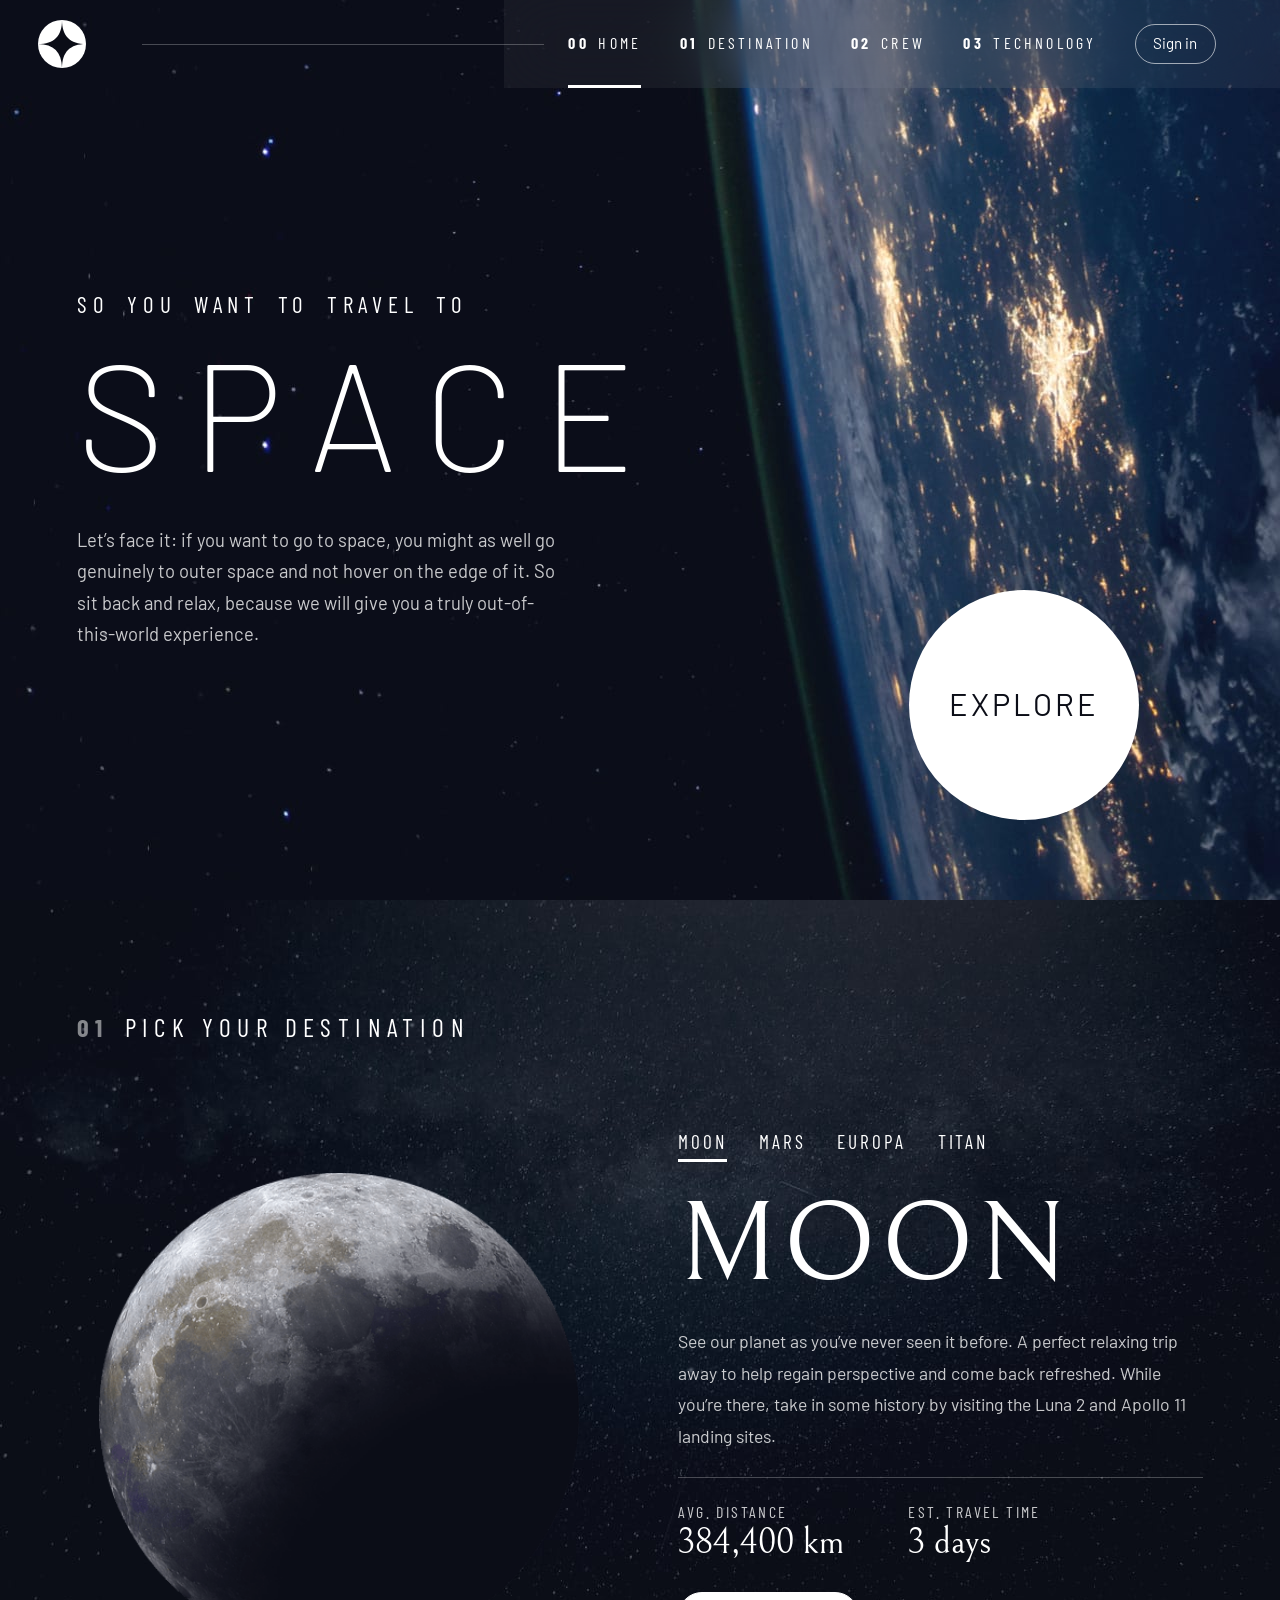
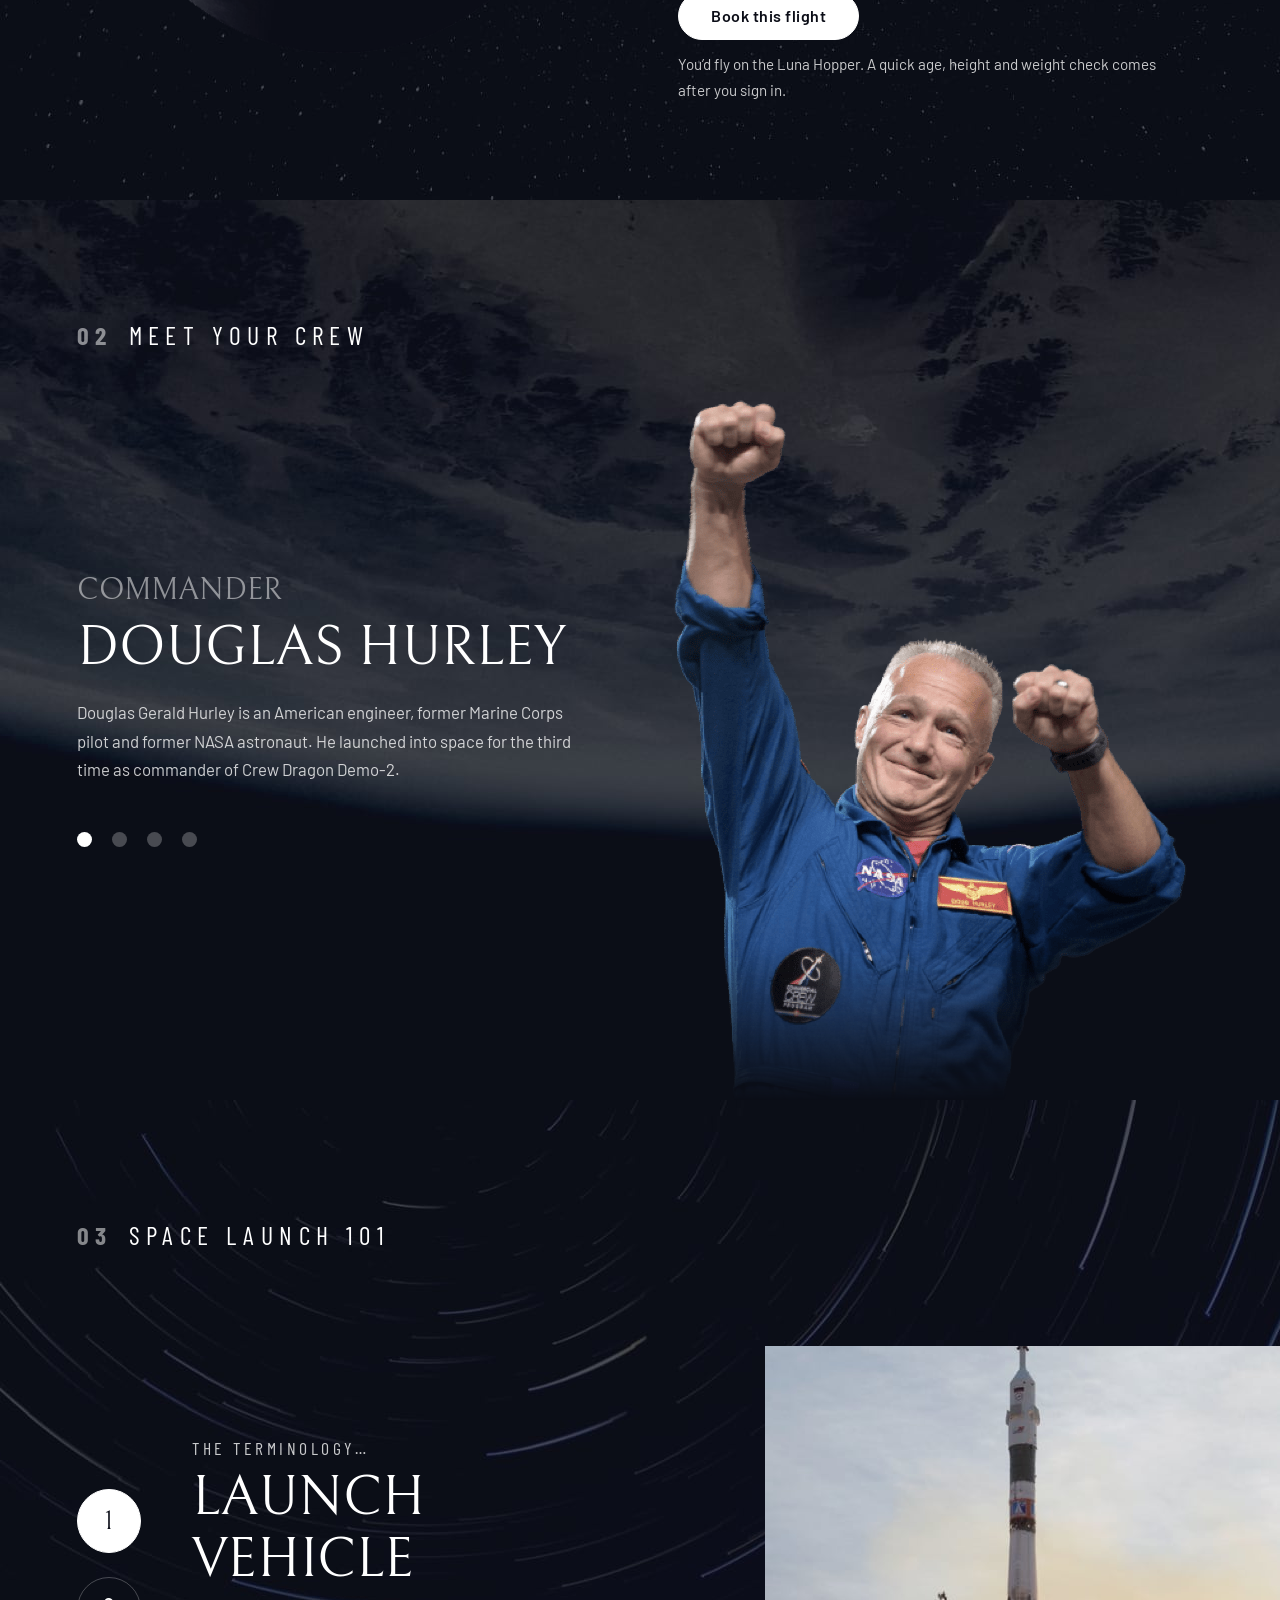
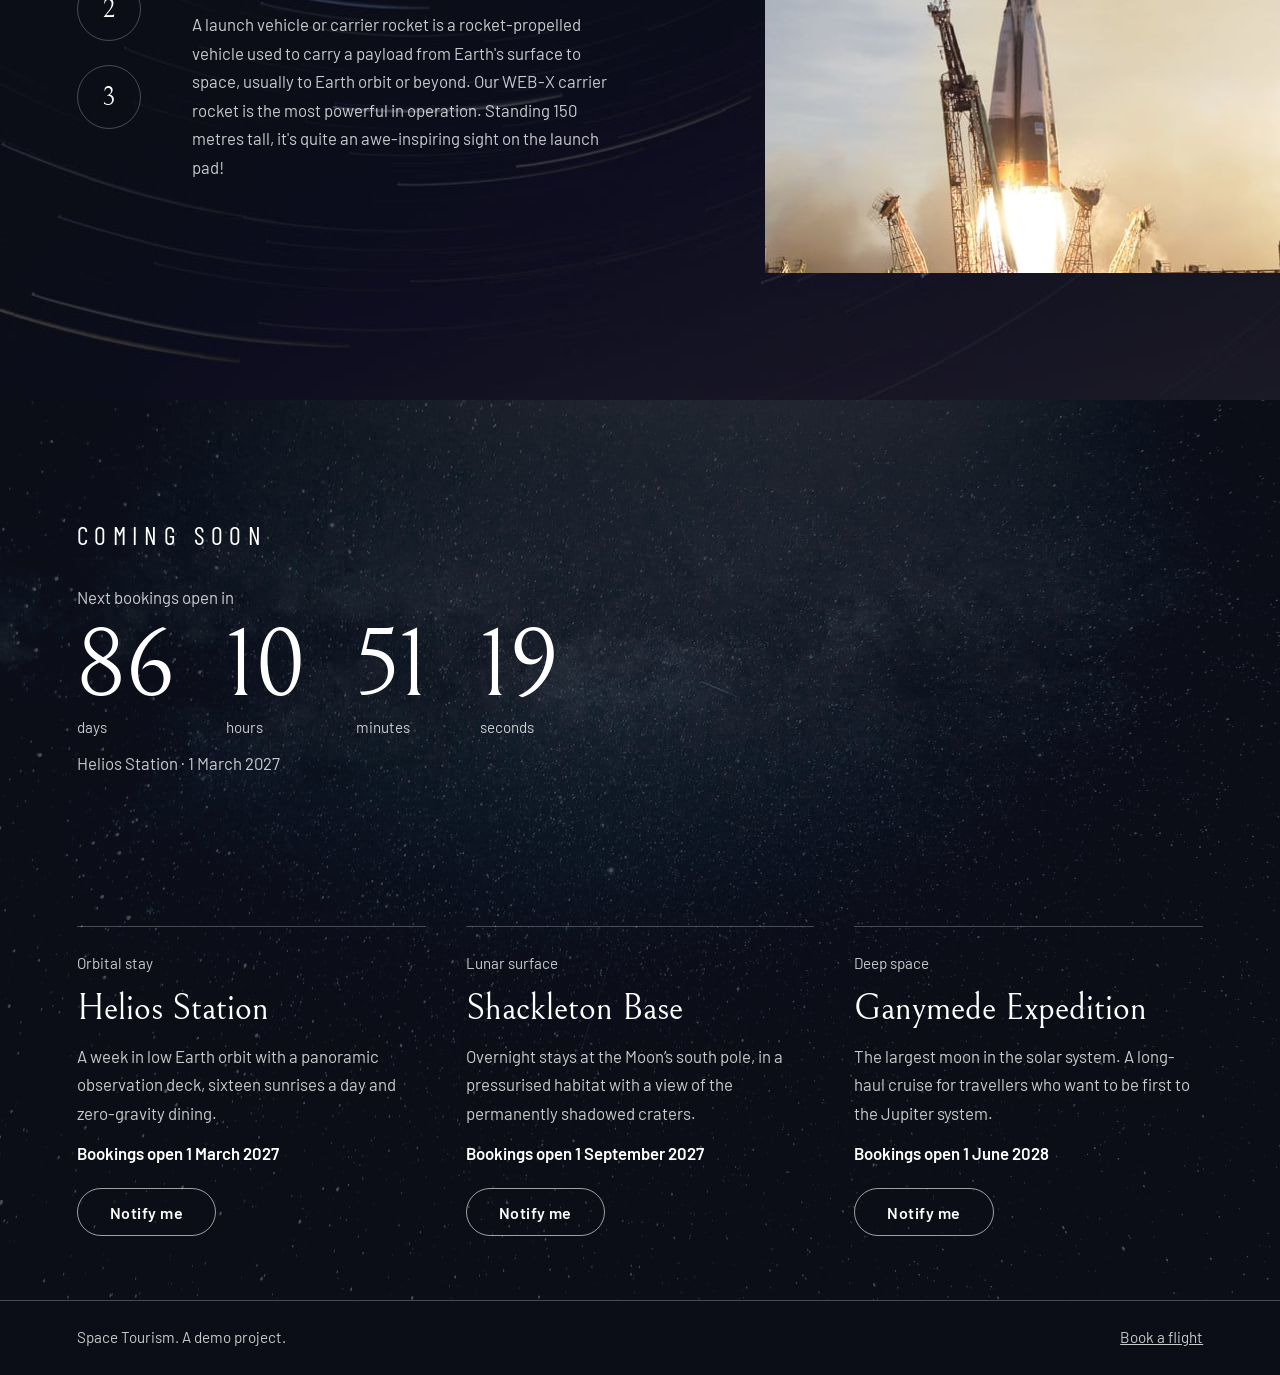
<file: index.html>
<!DOCTYPE html>
<html lang="en">

<head>
  <meta charset="UTF-8" />
  <meta name="viewport" content="width=device-width, initial-scale=1.0" />
  <title>Space Tourism</title>
  <meta name="description" content="Book a trip to the Moon, Mars, Europa or Titan." />
  <link rel="preconnect" href="https://fonts.googleapis.com" />
  <link rel="preconnect" href="https://fonts.gstatic.com" crossorigin />
  <link rel="icon" type="image/svg" href="./files/logo.svg">
  <link
    href="https://fonts.googleapis.com/css2?family=Barlow:wght@200;400;600&family=Barlow+Condensed:wght@400;700&family=Bellefair&display=swap"
    rel="stylesheet" />
  <link rel="stylesheet" href="./style.css" />
</head>

<body data-page="home">
  <a class="skip" href="#main">Skip to content</a>
  <header class="site-header" id="site-header"></header>

  <main id="main">
    <!-- One continuous scroll: hero, destination, crew, technology, coming soon -->
    <section class="hero" id="home">
      <div class="hero__text">
        <p class="hero__lead">So you want to travel to</p>
        <h1>Space</h1>
        <p class="hero__copy">
          Let’s face it: if you want to go to space, you might as well go
          genuinely to outer space and not hover on the edge of it. So sit
          back and relax, because we will give you a truly out-of-this-world
          experience.
        </p>
      </div>
      <a class="explore" href="#destination">Explore</a>
    </section>

    <section class="planets" id="destination" aria-labelledby="destination-title">
      <h2 class="section__title" id="destination-title"><b>01</b>Pick your destination</h2>

      <div class="planet-visual">
        <img id="planet-img" class="swap" alt="" />
      </div>

      <div class="planet-info">
        <div class="planet-tabs" id="planet-tabs" role="group" aria-label="Destinations"></div>

        <div class="planet-body swap" id="planet-body">
          <h2 id="planet-name"></h2>
          <p id="planet-desc" class="planet-desc"></p>
          <hr class="rule" />
          <dl class="stats">
            <div>
              <dt>Avg. distance</dt>
              <dd id="planet-dist"></dd>
            </div>
            <div>
              <dt>Est. travel time</dt>
              <dd id="planet-time"></dd>
            </div>
          </dl>
        </div>

        <div class="planet-cta">
          <button class="btn" id="book-btn" type="button">Book this flight</button>
          <p class="ship-note" id="ship-note"></p>
        </div>
      </div>
    </section>

    <section class="section crew" id="crew" aria-labelledby="crew-title">
      <h2 class="section__title" id="crew-title"><b>02</b>Meet your crew</h2>
      <div class="crew-stage">
        <div class="crew-left">
          <div class="crew-copy swap" id="crew-copy">
            <p class="crew-role" id="crew-role"></p>
            <h3 class="crew-name" id="crew-name"></h3>
            <p class="crew-bio" id="crew-bio"></p>
          </div>
          <div class="crew-dots" id="crew-dots" role="group" aria-label="Choose a crew member"></div>
        </div>
        <img class="crew-photo swap" id="crew-photo" alt="" />
      </div>
    </section>

    <section class="section tech" id="technology" aria-labelledby="tech-title">
      <h2 class="section__title" id="tech-title"><b>03</b>Space launch 101</h2>
      <div class="tech-stage">
        <div class="tech-nums" id="tech-nums" role="group" aria-label="Choose a technology"></div>
        <div class="tech-copy swap" id="tech-copy">
          <p class="tech-label">The terminology…</p>
          <h3 class="tech-name" id="tech-name"></h3>
          <p class="tech-desc" id="tech-desc"></p>
        </div>
        <picture class="tech-pic">
          <source id="tech-src" media="(max-width: 900px)" srcset="" />
          <img class="swap" id="tech-img" alt="" src="" />
        </picture>
      </div>
    </section>

    <section class="section soon" id="coming-soon" aria-labelledby="soon-title">
      <h2 class="section__title" id="soon-title">Coming soon</h2>
      <div class="soon-head">
        <p class="soon-lead">Next bookings open in</p>
        <div class="countdown" id="countdown" role="timer">
          <div><span data-unit="days">0</span><small>days</small></div>
          <div><span data-unit="hours">00</span><small>hours</small></div>
          <div><span data-unit="minutes">00</span><small>minutes</small></div>
          <div><span data-unit="seconds">00</span><small>seconds</small></div>
        </div>
        <p class="soon-caption" id="countdown-caption"></p>
      </div>
      <div class="soon-grid" id="soon-grid"></div>
    </section>
  </main>

  <footer class="site-footer">
    <p>Space Tourism. A demo project.</p>
    <a href="#destination">Book a flight</a>
  </footer>

  <script src="./data.js"></script>
  <script src="./app.js"></script>
</body>

</html>
</file>
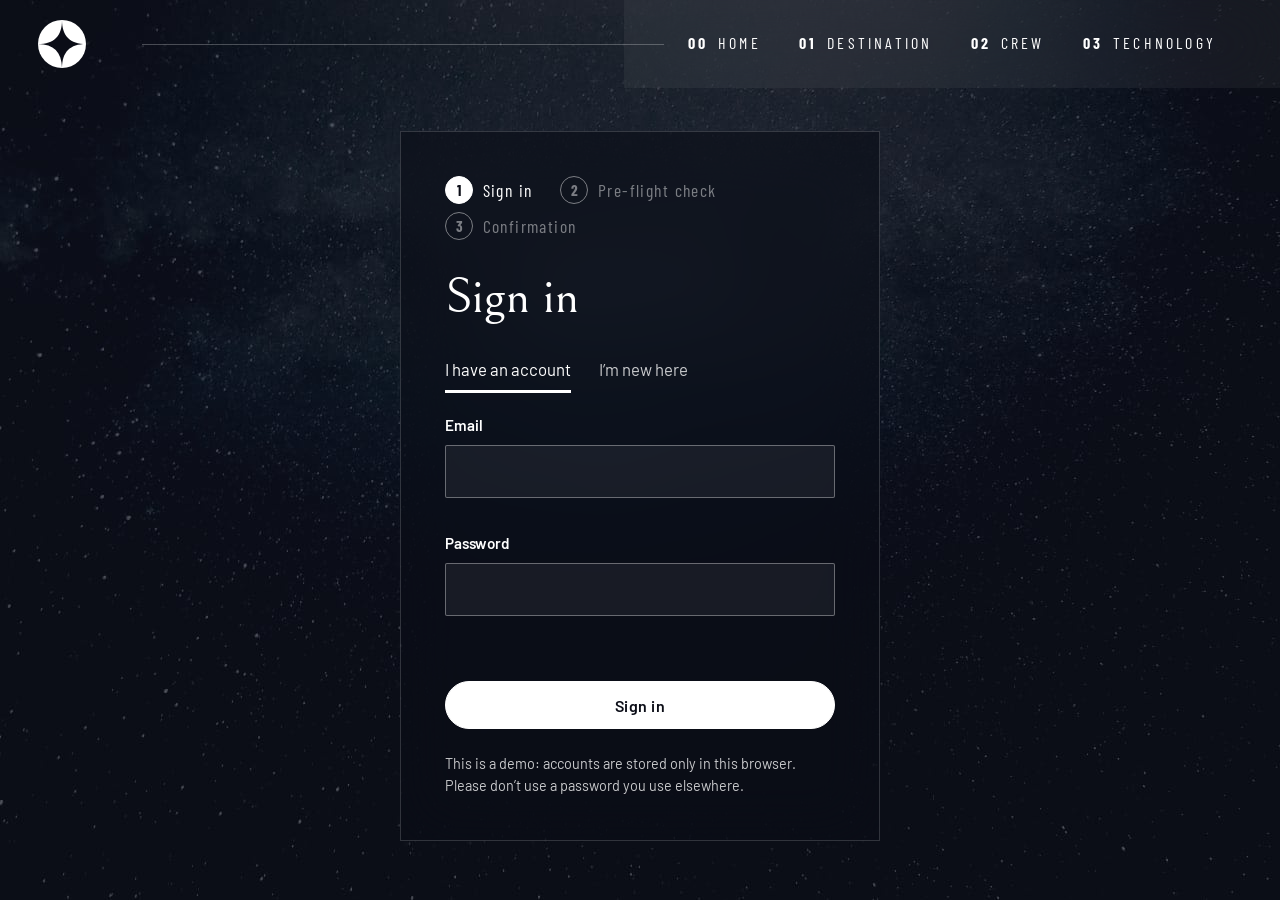
<file: done.html>
<!DOCTYPE html>
<html lang="en">
<head>
  <meta charset="UTF-8" />
  <meta name="viewport" content="width=device-width, initial-scale=1.0" />
  <title>You’re cleared · Space Tourism</title>
  <link rel="preconnect" href="https://fonts.googleapis.com" />
  <link rel="preconnect" href="https://fonts.gstatic.com" crossorigin />
  <link rel="icon" type="image/svg" href="./files/logo.svg">
  <link href="https://fonts.googleapis.com/css2?family=Barlow:wght@200;400;600&family=Barlow+Condensed:wght@400;700&family=Bellefair&display=swap" rel="stylesheet" />
  <link rel="stylesheet" href="./style.css" />
</head>
<body data-page="done">
  <a class="skip" href="#main">Skip to content</a>
  <header class="site-header" id="site-header"></header>

  <main class="centered centered--stack" id="main">
    <ol class="steps" aria-label="Booking progress">
      <li class="is-done"><span>1</span>Sign in</li>
      <li class="is-done"><span>2</span>Pre-flight check</li>
      <li class="is-current" aria-current="step"><span>3</span>Confirmation</li>
    </ol>

    <article class="pass" aria-labelledby="pass-title">
      <div class="pass__main">
        <p class="pass__end">End of process</p>
        <h1 id="pass-title" class="pass__title">You’re cleared for launch</h1>
        <dl class="pass__grid">
          <div><dt>Passenger</dt><dd id="pass-name"></dd></div>
          <div><dt>Destination</dt><dd id="pass-dest"></dd></div>
          <div><dt>Ship</dt><dd id="pass-ship"></dd></div>
          <div><dt>Distance</dt><dd id="pass-dist"></dd></div>
          <div><dt>Travel time</dt><dd id="pass-time"></dd></div>
        </dl>
      </div>
      <div class="pass__stub">
        <p class="pass__stub-label">Booking reference</p>
        <p class="pass__ref" id="pass-ref"></p>
      </div>
    </article>

    <div class="actions">
      <a class="btn" href="index.html">Back to home</a>
      <button class="btn btn--ghost" id="book-another" type="button">Book another flight</button>
    </div>
  </main>

  <script src="./data.js"></script>
  <script src="./app.js"></script>
</body>
</html>
</file>
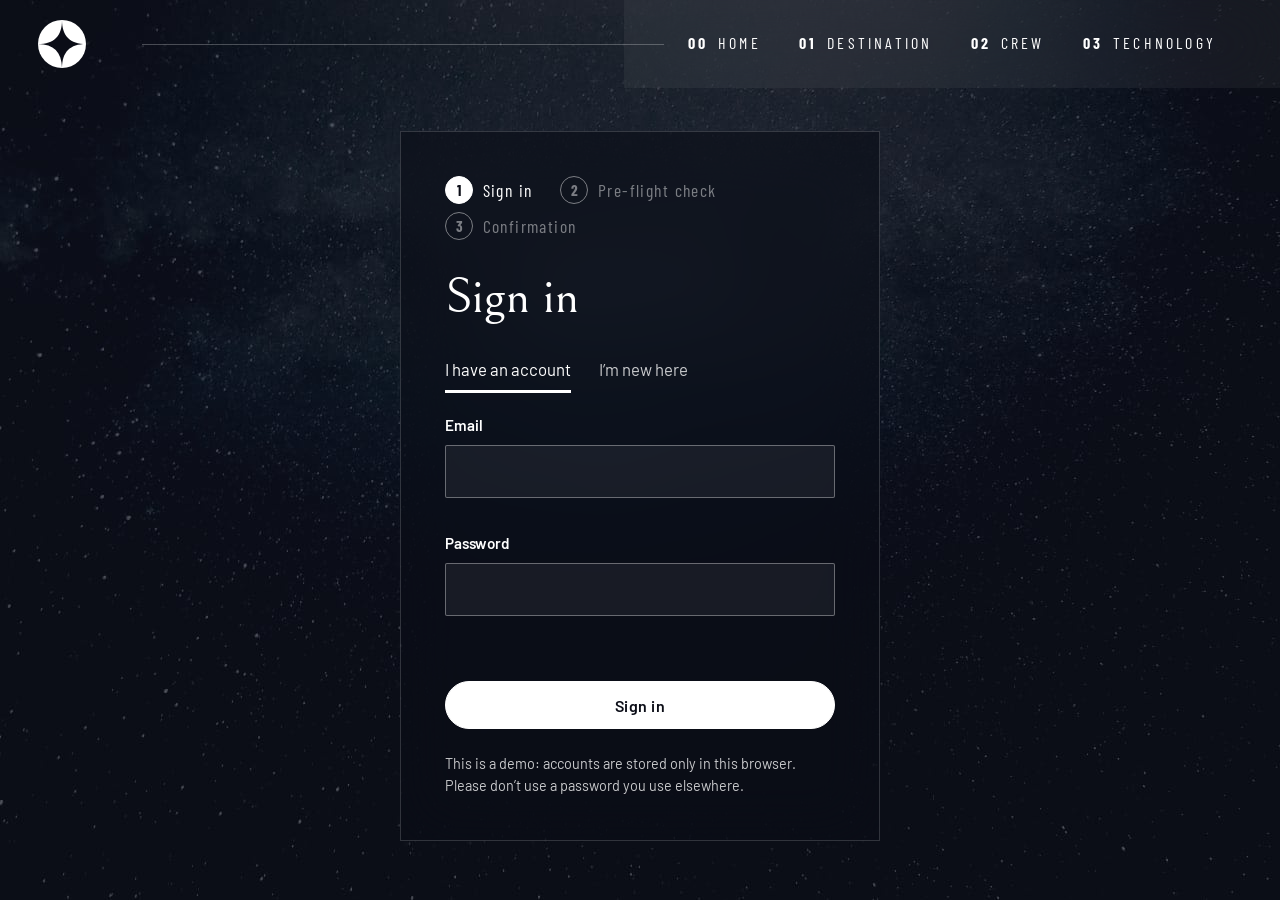
<file: journey.html>
<!DOCTYPE html>
<html lang="en">
<head>
  <meta charset="UTF-8" />
  <meta name="viewport" content="width=device-width, initial-scale=1.0" />
  <title>Pre-flight check · Space Tourism</title>
  <link rel="preconnect" href="https://fonts.googleapis.com" />
  <link rel="preconnect" href="https://fonts.gstatic.com" crossorigin />
  <link rel="icon" type="image/svg" href="./files/logo.svg">
  <link href="https://fonts.googleapis.com/css2?family=Barlow:wght@200;400;600&family=Barlow+Condensed:wght@400;700&family=Bellefair&display=swap" rel="stylesheet" />
  <link rel="stylesheet" href="./style.css" />
</head>
<body data-page="journey">
  <a class="skip" href="#main">Skip to content</a>
  <header class="site-header" id="site-header"></header>

  <main class="journey" id="main">
    <ol class="steps" aria-label="Booking progress">
      <li class="is-done"><span>1</span>Sign in</li>
      <li class="is-current" aria-current="step"><span>2</span>Pre-flight check</li>
      <li><span>3</span>Confirmation</li>
    </ol>

    <div class="journey__grid">
      <!-- Trip + ship -->
      <section class="panel trip" aria-labelledby="trip-dest">
        <img id="trip-img" alt="" />
        <div>
          <h1 class="panel__title" id="trip-dest"></h1>
          <p class="trip__meta" id="trip-meta"></p>

          <h2 class="trip__ship" id="trip-ship"></h2>
          <p id="trip-blurb"></p>

          <p class="trip__limits-title">What this ship allows</p>
          <dl class="limits" id="trip-limits"></dl>
        </div>
      </section>

      <!-- Form -->
      <section class="panel" aria-labelledby="form-title">
        <h2 class="panel__title panel__title--sm" id="form-title">Tell us about you</h2>
        <p class="panel__intro">We compare these three numbers with the limits for your ship. If any value is outside its range, the booking can’t continue.</p>

        <form id="journey-form" novalidate>
          <div class="field">
            <label for="age">Age (years)</label>
            <input id="age" name="age" type="number" inputmode="numeric" step="1" />
            <p class="field__error" id="age-error"></p>
          </div>
          <div class="field">
            <label for="height">Height (cm)</label>
            <input id="height" name="height" type="number" inputmode="decimal" step="any" />
            <p class="field__error" id="height-error"></p>
          </div>
          <div class="field">
            <label for="weight">Weight (kg)</label>
            <input id="weight" name="weight" type="number" inputmode="decimal" step="any" />
            <p class="field__error" id="weight-error"></p>
          </div>

          <button class="btn btn--block" id="journey-submit" type="submit">Check eligibility</button>
        </form>

        <div id="results" class="results"></div>
      </section>
    </div>
  </main>

  <script src="./data.js"></script>
  <script src="./app.js"></script>
</body>
</html>
</file>
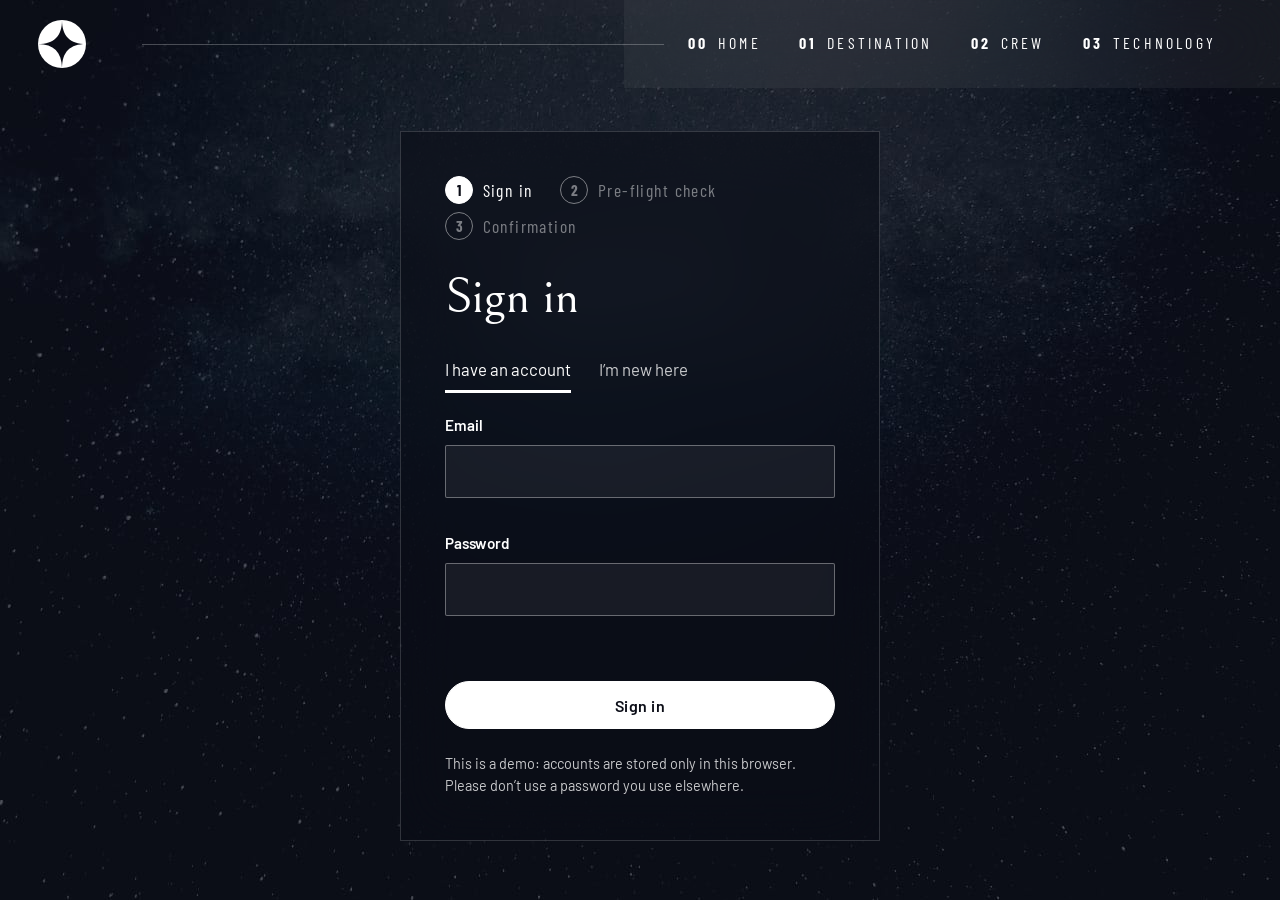
<file: signin.html>
<!DOCTYPE html>
<html lang="en">
<head>
  <meta charset="UTF-8" />
  <meta name="viewport" content="width=device-width, initial-scale=1.0" />
  <title>Sign in · Space Tourism</title>
  <link rel="preconnect" href="https://fonts.googleapis.com" />
  <link rel="preconnect" href="https://fonts.gstatic.com" crossorigin />
  <link rel="icon" type="image/svg" href="./files/logo.svg">
  <link href="https://fonts.googleapis.com/css2?family=Barlow:wght@200;400;600&family=Barlow+Condensed:wght@400;700&family=Bellefair&display=swap" rel="stylesheet" />
  <link rel="stylesheet" href="./style.css" />
</head>
<body data-page="signin">
  <a class="skip" href="#main">Skip to content</a>
  <header class="site-header" id="site-header"></header>

  <main class="centered" id="main">
    <div class="panel panel--narrow">
      <ol class="steps" aria-label="Booking progress">
        <li class="is-current" aria-current="step"><span>1</span>Sign in</li>
        <li><span>2</span>Pre-flight check</li>
        <li><span>3</span>Confirmation</li>
      </ol>

      <h1 class="panel__title" id="auth-title">Sign in</h1>
      <p class="auth-context" id="auth-context" hidden></p>

      <div class="mode-tabs" role="group" aria-label="Account">
        <button type="button" data-mode="signin" aria-pressed="true">I have an account</button>
        <button type="button" data-mode="signup" aria-pressed="false">I’m new here</button>
      </div>

      <form id="auth-form" novalidate>
        <div class="field" data-only="signup" hidden>
          <label for="name">Full name</label>
          <input id="name" name="name" type="text" autocomplete="name" />
          <p class="field__error" id="name-error"></p>
        </div>

        <div class="field">
          <label for="email">Email</label>
          <input id="email" name="email" type="email" autocomplete="email" />
          <p class="field__error" id="email-error"></p>
        </div>

        <div class="field">
          <label for="password">Password</label>
          <input id="password" name="password" type="password" autocomplete="current-password" />
          <p class="field__error" id="password-error"></p>
        </div>

        <div class="field" data-only="signup" hidden>
          <label for="confirm">Confirm password</label>
          <input id="confirm" name="confirm" type="password" autocomplete="new-password" />
          <p class="field__error" id="confirm-error"></p>
        </div>

        <p class="form-error" id="form-error" role="alert"></p>
        <button class="btn btn--block" id="auth-submit" type="submit">Sign in</button>
      </form>

      <p class="fine-print">
        This is a demo: accounts are stored only in this browser. Please don’t use a password you use elsewhere.
      </p>
    </div>
  </main>

  <script src="./data.js"></script>
  <script src="./app.js"></script>
</body>
</html>
</file>
<file: style.css>
/* ==================================================================
   Space Tourism — style.css
   Palette: deep-space navy, white, and frosted glass. Thin white lines
   and one big white circle (Explore) are the signature moments.
   ================================================================== */

:root {
  --bg: #0b0d17;
  --ink: #ffffff;
  --muted: rgba(255, 255, 255, 0.78);
  --line: rgba(255, 255, 255, 0.25);
  --glass: rgba(255, 255, 255, 0.05);
  --panel: rgba(11, 13, 23, 0.62);
  --ok: #7ee2a8;
  --danger: #ff8a80;

  --font-sans: "Barlow", "Helvetica Neue", Arial, sans-serif;
  --font-cond: "Barlow Condensed", "Barlow", Arial, sans-serif;
  --font-serif: "Bellefair", "Times New Roman", serif;

  --nav-h: 88px;
  --pad: clamp(1.25rem, 6vw, 7rem);
}

*,
*::before,
*::after { box-sizing: border-box; margin: 0; padding: 0; }

[hidden] { display: none !important; }

html { scroll-behavior: smooth; scroll-padding-top: var(--nav-h); }

body {
  min-height: 100vh;
  background: var(--bg) center / cover no-repeat fixed;
  color: var(--ink);
  font: 400 1.05rem/1.7 var(--font-sans);
  -webkit-font-smoothing: antialiased;
  opacity: 0;
  transition: opacity .35s ease;
}
/* Cross-page fade: added once boot finishes, removed just before leaving. */
body.is-ready { opacity: 1; }

img { display: block; max-width: 100%; }
a { color: inherit; }
button, input { font: inherit; color: inherit; }

/* Page backgrounds (every image is one of your existing files) */
body[data-page="planets"],
body[data-page="signin"],
body[data-page="journey"] { background-image: url("./files/background-destination-desktop.jpg"); }
body[data-page="done"] { background-image: url("./files/background-home-desktop.jpg"); }

:focus-visible { outline: 2px solid #fff; outline-offset: 4px; }

.skip {
  position: fixed; top: .5rem; left: .5rem; z-index: 100;
  padding: .6rem 1rem; background: #fff; color: var(--bg);
  transform: translateY(-200%);
}
.skip:focus { transform: none; }

/* ------------------------------------------------------------------
   Header + navigation
------------------------------------------------------------------- */
.site-header {
  position: fixed; inset: 0 0 auto 0; z-index: 50;
  height: var(--nav-h);
  display: flex; align-items: center;
}
.site-header__logo { flex: none; margin-left: clamp(1.25rem, 3vw, 3.5rem); }
.site-header__logo img { width: 48px; height: 48px; }
.site-header__line { flex: 1; height: 1px; background: var(--line); margin: 0 -2.5rem 0 3.5rem; position: relative; z-index: 1; }

.nav {
  align-self: stretch;
  display: flex; align-items: stretch; gap: clamp(1.25rem, 3vw, 3rem);
  padding: 0 clamp(1.5rem, 5vw, 6rem);
  background: var(--glass);
  -webkit-backdrop-filter: blur(2rem); backdrop-filter: blur(2rem);
}
.nav__link {
  display: flex; align-items: center; gap: .6rem;
  border-bottom: 3px solid transparent;
  font: 400 1rem var(--font-cond); letter-spacing: .2em; text-transform: uppercase;
  text-decoration: none;
  transition: border-color .3s;
}
.nav__link b { font-weight: 700; }
.nav__link:hover { border-color: rgba(255, 255, 255, .5); }
.nav__link.is-active { border-color: #fff; }

.nav__user { align-self: center; color: var(--muted); font-size: .95rem; white-space: nowrap; }
.nav__auth {
  align-self: center;
  padding: .4rem 1.1rem; border-radius: 999px;
  border: 1px solid rgba(255, 255, 255, .6); background: transparent;
  font-size: .95rem; text-decoration: none; cursor: pointer; white-space: nowrap;
  transition: background .25s, color .25s;
}
.nav__auth:hover { background: #fff; color: var(--bg); }

.nav-toggle { display: none; }

@media (max-width: 900px) {
  .site-header__line { display: none; }
  .site-header__logo { margin-right: auto; }

  .nav-toggle {
    position: relative; z-index: 60;
    display: grid; gap: 5px; align-content: center; justify-items: center;
    width: 3rem; height: 3rem; margin-right: 1rem;
    background: none; border: 0; cursor: pointer;
  }
  .nav-toggle span { width: 24px; height: 2px; background: #fff; transition: transform .3s, opacity .3s; }
  .nav-toggle[aria-expanded="true"] span:nth-child(1) { transform: translateY(7px) rotate(45deg); }
  .nav-toggle[aria-expanded="true"] span:nth-child(2) { opacity: 0; }
  .nav-toggle[aria-expanded="true"] span:nth-child(3) { transform: translateY(-7px) rotate(-45deg); }

  .nav {
    position: fixed; top: 0; right: 0; bottom: 0; z-index: 55;
    width: min(75vw, 20rem);
    flex-direction: column; align-items: flex-start; gap: 1.75rem;
    padding: 6.5rem 2rem 2rem;
    background: rgba(11, 13, 23, .92);
    transform: translateX(100%); visibility: hidden;
    transition: transform .35s ease, visibility 0s .35s;
  }
  .nav.is-open { transform: none; visibility: visible; transition: transform .35s ease; }
  .nav__link { border-bottom: 0; border-right: 3px solid transparent; padding-right: 1rem; }
  .nav__link.is-active { border-right-color: #fff; }
  .nav__auth { align-self: flex-start; }
}

/* ------------------------------------------------------------------
   Shared bits
------------------------------------------------------------------- */
.swap { transition: opacity .3s ease, transform .3s ease; }
.swap.is-swapping { opacity: 0; transform: translateY(10px); }

.section {
  min-height: 100vh;
  display: flex; flex-direction: column;
  padding: calc(var(--nav-h) + 2rem) var(--pad) 4rem;
  background: var(--bg) center / cover no-repeat;
}
.section__title {
  display: flex; gap: 1rem;
  margin-bottom: 2rem;
  font: 400 clamp(1.1rem, 2vw, 1.6rem) / 1.2 var(--font-cond);
  letter-spacing: .25em; text-transform: uppercase;
}
.section__title b { font-weight: 700; opacity: .5; }

.btn {
  display: inline-flex; align-items: center; justify-content: center;
  min-height: 3rem; padding: .7rem 2rem;
  border-radius: 999px; border: 1px solid #fff;
  background: #fff; color: var(--bg);
  font: 600 1rem var(--font-sans); letter-spacing: .03em; text-decoration: none;
  cursor: pointer;
  transition: background .25s, color .25s;
}
.btn:hover { background: transparent; color: #fff; }
.btn--ghost { background: transparent; color: #fff; border-color: rgba(255, 255, 255, .6); }
.btn--ghost:hover { background: #fff; color: var(--bg); }
.btn--ghost[aria-pressed="true"] { background: rgba(255, 255, 255, .14); }
.btn--ghost[aria-pressed="true"]:hover { background: #fff; color: var(--bg); }
.btn--block { width: 100%; }
.btn:disabled { opacity: .5; cursor: not-allowed; }

.text-link { text-underline-offset: .25em; }

.rule { border: 0; height: 1px; background: var(--line); width: 100%; }

.site-footer {
  display: flex; justify-content: space-between; flex-wrap: wrap; gap: 1rem;
  padding: 1.5rem var(--pad);
  background: var(--bg); border-top: 1px solid var(--line);
  color: var(--muted); font-size: .95rem;
}

/* ------------------------------------------------------------------
   Home: hero
------------------------------------------------------------------- */
.hero {
  min-height: 100vh;
  display: grid; grid-template-columns: 1fr 1fr;
  padding: calc(var(--nav-h) + 2rem) var(--pad) 5rem;
  background: var(--bg) url("./files/background-home-desktop.jpg") center / cover no-repeat;
}
.hero__text { align-self: center; max-width: 30rem; }
.hero__lead {
  font: 400 clamp(1.1rem, 1.8vw, 1.6rem) / 1.3 var(--font-cond);
  letter-spacing: .25em; word-spacing: .3em; text-transform: uppercase;
}
.hero h1 {
  margin: .1em 0 .25em;
  font: 200 clamp(5rem, 13vw, 9.5rem) / 1 var(--font-sans);
  letter-spacing: .18em; text-transform: uppercase;
}
.hero__copy { color: var(--muted); font-size: 1.15rem; }

.explore {
  position: relative; isolation: isolate;
  justify-self: end; align-self: end;
  margin-right: clamp(0rem, 5vw, 6rem);
  display: grid; place-items: center;
  width: clamp(9rem, 18vw, 17rem); aspect-ratio: 1;
  border-radius: 50%; background: #fff; color: var(--bg);
  font: 400 clamp(1.25rem, 2.4vw, 2rem) / 1 var(--font-sans);
  letter-spacing: .1em; text-transform: uppercase; text-decoration: none;
}
.explore::after {
  content: ""; position: absolute; inset: 0; z-index: -1;
  border-radius: 50%; background: rgba(255, 255, 255, .12);
  opacity: 0; transform: scale(1);
  transition: opacity .4s, transform .4s;
}
.explore:hover::after,
.explore:focus-visible::after { opacity: 1; transform: scale(1.5); }

@media (max-width: 900px) {
  .hero { grid-template-columns: 1fr; text-align: center; justify-items: center; gap: 3rem; }
  .hero__text { align-self: end; }
  .explore { justify-self: center; align-self: start; margin-right: 0; }
}

/* ------------------------------------------------------------------
   Home: crew
------------------------------------------------------------------- */
.crew { background-image: url("./files/background-crew-desktop.jpg"); padding-bottom: 0; }
.crew-stage {
  flex: 1;
  display: grid; grid-template-columns: 1fr 1fr; align-items: end; gap: 2rem;
}
.crew-left { align-self: center; padding-bottom: 4rem; }
.crew-copy { max-width: 32rem; }
.crew-role {
  font: 400 clamp(1.25rem, 2.4vw, 2rem) / 1.2 var(--font-serif);
  text-transform: uppercase; opacity: .5;
}
.crew-name {
  margin: .5rem 0 1.25rem;
  font: 400 clamp(2.25rem, 5vw, 3.5rem) / 1.1 var(--font-serif); text-transform: uppercase;
}
.crew-bio { color: var(--muted); }

.crew-dots { display: flex; gap: 1.25rem; margin-top: 3rem; }
.dot {
  position: relative; width: 15px; height: 15px;
  border: 0; border-radius: 50%; background: #fff; opacity: .25; cursor: pointer;
  transition: opacity .3s;
}
.dot::after { content: ""; position: absolute; inset: -10px; }   /* bigger tap target */
.dot:hover { opacity: .5; }
.dot[aria-current="true"] { opacity: 1; }

.crew-photo {
  justify-self: center;
  width: auto; max-height: calc(100vh - var(--nav-h) - 7rem);
  object-fit: contain;
  -webkit-mask-image: linear-gradient(#000 78%, transparent);
  mask-image: linear-gradient(#000 78%, transparent);
}

@media (max-width: 900px) {
  .crew-stage { grid-template-columns: 1fr; text-align: center; }
  .crew-photo { order: -1; max-height: 40vh; }
  .crew-left { padding-bottom: 3rem; }
  .crew-copy { margin-inline: auto; }
  .crew-dots { justify-content: center; margin-top: 2rem; }
}

/* ------------------------------------------------------------------
   Home: technology
------------------------------------------------------------------- */
.tech { background-image: url("./files/background-technology-desktop.jpg"); }
.tech-stage {
  flex: 1;
  display: grid; grid-template-columns: auto minmax(0, 27rem) 1fr; align-items: center;
  gap: clamp(1.5rem, 4vw, 5rem);
}
.tech-nums { display: grid; gap: 1.5rem; }
.tech-num {
  width: clamp(3rem, 5vw, 5rem); aspect-ratio: 1; border-radius: 50%;
  border: 1px solid var(--line); background: transparent; cursor: pointer;
  font: 400 clamp(1.25rem, 2vw, 1.9rem) var(--font-serif);
  transition: background .25s, color .25s, border-color .25s;
}
.tech-num:hover { border-color: #fff; }
.tech-num[aria-pressed="true"] { background: #fff; color: var(--bg); border-color: #fff; }

.tech-label { color: var(--muted); font: 400 1.1rem var(--font-cond); letter-spacing: .2em; text-transform: uppercase; }
.tech-name {
  margin: .5rem 0 1.25rem;
  font: 400 clamp(2rem, 4.5vw, 3.5rem) / 1.1 var(--font-serif); text-transform: uppercase;
}
.tech-desc { color: var(--muted); }

.tech-pic { justify-self: end; margin-right: calc(-1 * var(--pad)); }
.tech-pic img { width: 100%; max-width: 34rem; max-height: calc(100vh - var(--nav-h) - 8rem); object-fit: cover; }

@media (max-width: 900px) {
  .tech-stage { grid-template-columns: 1fr; text-align: center; justify-items: center; }
  .tech-pic { order: -1; justify-self: stretch; margin: 0 calc(-1 * var(--pad)); }
  .tech-pic img { max-width: none; width: 100%; max-height: 30vh; }
  .tech-nums { grid-auto-flow: column; }
}

/* ------------------------------------------------------------------
   Home: coming soon
------------------------------------------------------------------- */
.soon { background-image: url("./files/background-destination-desktop.jpg"); }
.soon-lead { color: var(--muted); }
.countdown { display: flex; flex-wrap: wrap; gap: clamp(1.25rem, 4vw, 3.5rem); margin: .5rem 0; }
.countdown div { display: grid; }
.countdown span {
  font: 400 clamp(3rem, 8vw, 6rem) / 1 var(--font-serif);
  font-variant-numeric: tabular-nums;
}
.countdown small { color: var(--muted); font-size: .95rem; }
.soon-caption { color: var(--muted); }

.soon-grid {
  display: grid; grid-template-columns: repeat(auto-fit, minmax(16rem, 1fr));
  gap: 2.5rem; margin-top: auto; padding-top: 4rem;
}
.soon-card { display: grid; align-content: start; gap: .75rem; padding-top: 1.5rem; border-top: 1px solid var(--line); }
.soon-card__kind { color: var(--muted); font-size: .95rem; }
.soon-card__title { font: 400 clamp(1.75rem, 3vw, 2.25rem) / 1.15 var(--font-serif); }
.soon-card__text { color: var(--muted); max-width: 26rem; }
.soon-card__date { font-weight: 600; }
.soon-card .btn { justify-self: start; margin-top: .5rem; }

/* ------------------------------------------------------------------
   Planets page
------------------------------------------------------------------- */
.planets {
  background-image: url("./files/background-destination-desktop.jpg");
  min-height: 100vh;
  display: grid; grid-template-columns: 1fr 1fr; grid-template-rows: auto 1fr;
  column-gap: clamp(2rem, 6vw, 8rem);
  padding: calc(var(--nav-h) + 1.5rem) var(--pad) 3rem;
}
.planets .section__title { grid-column: 1 / -1; }

.planet-visual { display: grid; place-items: center; }
.planet-visual img { width: min(100%, 30rem); aspect-ratio: 1; object-fit: contain; transition: opacity .3s, transform .4s; }
.planet-visual img.is-swapping { transform: scale(.85); }

.planet-info { display: flex; flex-direction: column; justify-content: center; gap: 1.75rem; max-width: 36rem; }
.planet-tabs { display: flex; gap: 2rem; }
.planet-tabs button {
  padding: .4rem 0; background: none; border: 0; border-bottom: 3px solid transparent; cursor: pointer;
  font: 400 1.2rem var(--font-cond); letter-spacing: .15em; text-transform: uppercase;
  transition: border-color .3s;
}
.planet-tabs button:hover { border-color: rgba(255, 255, 255, .5); }
.planet-tabs button[aria-pressed="true"] { border-color: #fff; }

.planet-body { display: grid; gap: 1.5rem; }
.planet-body h2 {
  font: 400 clamp(4rem, 9vw, 7rem) / 1 var(--font-serif);
  letter-spacing: .05em; text-transform: uppercase;
}
.planet-desc { color: var(--muted); font-size: 1.1rem; line-height: 1.8; }

.stats { display: flex; flex-wrap: wrap; gap: 1.5rem 4rem; }
.stats dt { color: var(--muted); font: 400 1rem var(--font-cond); letter-spacing: .15em; text-transform: uppercase; }
.stats dd { font: 400 clamp(1.75rem, 3vw, 2.25rem) / 1.2 var(--font-serif); }

.planet-cta { display: grid; justify-items: start; gap: .75rem; }
.ship-note { color: var(--muted); font-size: .95rem; max-width: 30rem; }

@media (max-width: 900px) {
  .planets { grid-template-columns: 1fr; grid-template-rows: none; text-align: center; }
  .planet-visual img { width: min(70%, 16rem); margin-bottom: 1.5rem; }
  .planet-info { justify-self: center; }
  .planet-tabs { justify-content: center; gap: 1.5rem; }
  .stats { justify-content: center; }
  .planet-cta { justify-items: center; }
}

/* ------------------------------------------------------------------
   Sign in / journey / done: shared
------------------------------------------------------------------- */
.centered {
  min-height: 100vh;
  display: flex; flex-direction: column; align-items: center; justify-content: center;
  padding: calc(var(--nav-h) + 2rem) var(--pad) 3rem;
}

.panel {
  background: var(--panel);
  -webkit-backdrop-filter: blur(2rem); backdrop-filter: blur(2rem);
  border: 1px solid rgba(255, 255, 255, .16);
  padding: clamp(1.5rem, 4vw, 2.75rem);
}
.panel--narrow { width: min(100%, 30rem); }
.panel__title { font: 400 clamp(2.25rem, 4.5vw, 3.25rem) / 1.1 var(--font-serif); }
.panel__title--sm { font-size: clamp(1.75rem, 3vw, 2.25rem); }
.panel__intro { margin: .75rem 0 1.5rem; color: var(--muted); }

.steps {
  display: flex; flex-wrap: wrap; gap: .5rem 1.75rem; list-style: none;
  margin-bottom: 1.75rem; font: 400 1.1rem var(--font-cond); letter-spacing: .08em;
}
.steps li { display: flex; align-items: center; gap: .6rem; opacity: .45; }
.steps span {
  display: grid; place-items: center; width: 1.75rem; height: 1.75rem; border-radius: 50%;
  border: 1px solid currentColor; font-size: .95rem; font-weight: 700; letter-spacing: 0;
}
.steps .is-done { opacity: .85; }
.steps .is-done span,
.steps .is-current span { background: #fff; color: var(--bg); border-color: #fff; }
.steps .is-current { opacity: 1; }
.centered > .steps { align-self: center; }

/* Forms */
.field { display: grid; gap: .35rem; margin-bottom: .5rem; }
.field label { font-weight: 600; font-size: .95rem; }
.field input {
  width: 100%; min-height: 3rem; padding: .7rem 1rem;
  background: rgba(255, 255, 255, .06); border: 1px solid rgba(255, 255, 255, .35); border-radius: 2px;
}
.field input:hover { border-color: rgba(255, 255, 255, .6); }
.field input:focus-visible { outline: 2px solid #fff; outline-offset: 2px; }
.field input[aria-invalid="true"] { border-color: var(--danger); }
.field__error { min-height: 1.4em; color: var(--danger); font-size: .9rem; line-height: 1.4; }
.form-error { min-height: 1.4em; margin-bottom: .5rem; color: var(--danger); }
.fine-print { margin-top: 1.5rem; color: var(--muted); font-size: .9rem; line-height: 1.5; }

/* Sign in */
.auth-context { margin-top: .75rem; padding-left: 1rem; border-left: 2px solid #fff; color: var(--muted); }
.mode-tabs { display: flex; gap: 1.75rem; margin: 1.5rem 0 1.25rem; }
.mode-tabs button {
  padding: .4rem 0; background: none; border: 0; border-bottom: 3px solid transparent; cursor: pointer;
  color: var(--muted); transition: border-color .3s, color .3s;
}
.mode-tabs button:hover { color: #fff; }
.mode-tabs button[aria-pressed="true"] { color: #fff; border-color: #fff; }

/* Journey */
.journey {
  min-height: 100vh; max-width: 82rem; margin: 0 auto;
  padding: calc(var(--nav-h) + 2rem) var(--pad) 4rem;
}
.journey__grid { display: grid; grid-template-columns: 1fr 1fr; gap: 2rem; align-items: start; }

.trip { display: grid; gap: 1.5rem; }
.trip img { width: 9rem; aspect-ratio: 1; object-fit: contain; }
.trip__meta { color: var(--muted); margin-top: .25rem; }
.trip__ship { margin-top: 1.75rem; font: 400 1.75rem / 1.2 var(--font-serif); }
.trip__limits-title { margin: 1.5rem 0 .75rem; font-weight: 600; }
.limits { display: grid; grid-template-columns: repeat(3, 1fr); gap: 1rem; padding-top: 1rem; border-top: 1px solid var(--line); }
.limits dt { color: var(--muted); font-size: .95rem; }
.limits dd { font: 400 1.35rem / 1.3 var(--font-serif); }

.results:empty { display: none; }
.alert { display: grid; gap: .9rem; margin-top: 1.5rem; padding: 1.25rem; border: 1px solid; }
.alert:focus { outline: none; }
.alert--ok { border-color: var(--ok); background: rgba(126, 226, 168, .08); }
.alert--error { border-color: var(--danger); background: rgba(255, 138, 128, .08); }
.alert__title { font: 400 1.5rem / 1.2 var(--font-serif); }
.alert .btn { justify-self: start; }

.checks { display: grid; gap: .7rem; list-style: none; }
.checks li { display: grid; grid-template-columns: 1.5rem 1fr; gap: .5rem; }
.checks__icon { font-weight: 700; }
.checks .is-pass .checks__icon { color: var(--ok); }
.checks .is-fail .checks__icon { color: var(--danger); }
.checks__msg { display: block; color: var(--muted); font-size: .95rem; }

@media (max-width: 900px) { .journey__grid { grid-template-columns: 1fr; } }
@media (max-width: 480px) { .limits { grid-template-columns: 1fr; } }

/* Done: boarding pass */
.pass {
  display: grid; grid-template-columns: 1fr auto; width: min(100%, 54rem);
  background: var(--panel);
  -webkit-backdrop-filter: blur(2rem); backdrop-filter: blur(2rem);
  border: 1px solid rgba(255, 255, 255, .2);
}
.pass__main { padding: clamp(1.5rem, 4vw, 3rem); }
.pass__end { color: var(--muted); font: 400 1.1rem var(--font-cond); letter-spacing: .25em; text-transform: uppercase; }
.pass__title { margin: .5rem 0 2rem; font: 400 clamp(2.25rem, 5vw, 3.75rem) / 1.1 var(--font-serif); }
.pass__grid { display: grid; grid-template-columns: repeat(auto-fit, minmax(9rem, 1fr)); gap: 1.5rem 2rem; }
.pass__grid dt { color: var(--muted); font-size: .95rem; }
.pass__grid dd { font: 400 1.6rem / 1.25 var(--font-serif); overflow-wrap: anywhere; }

.pass__stub {
  display: flex; flex-direction: column; justify-content: center; gap: .5rem; min-width: 14rem;
  padding: 2rem; text-align: center; border-left: 2px dashed rgba(255, 255, 255, .4);
}
.pass__stub-label { color: var(--muted); font-size: .95rem; }
.pass__ref { font: 400 clamp(1.75rem, 3vw, 2.4rem) / 1.2 var(--font-serif); letter-spacing: .12em; }

.actions { display: flex; flex-wrap: wrap; justify-content: center; gap: 1rem; margin-top: 2rem; }

@media (max-width: 700px) {
  .pass { grid-template-columns: 1fr; }
  .pass__stub { border-left: 0; border-top: 2px dashed rgba(255, 255, 255, .4); }
}

/* ------------------------------------------------------------------
   Motion preferences
------------------------------------------------------------------- */
@media (prefers-reduced-motion: reduce) {
  html { scroll-behavior: auto; }
  *, *::before, *::after { transition-duration: .01ms !important; animation: none !important; }
}
</file>
